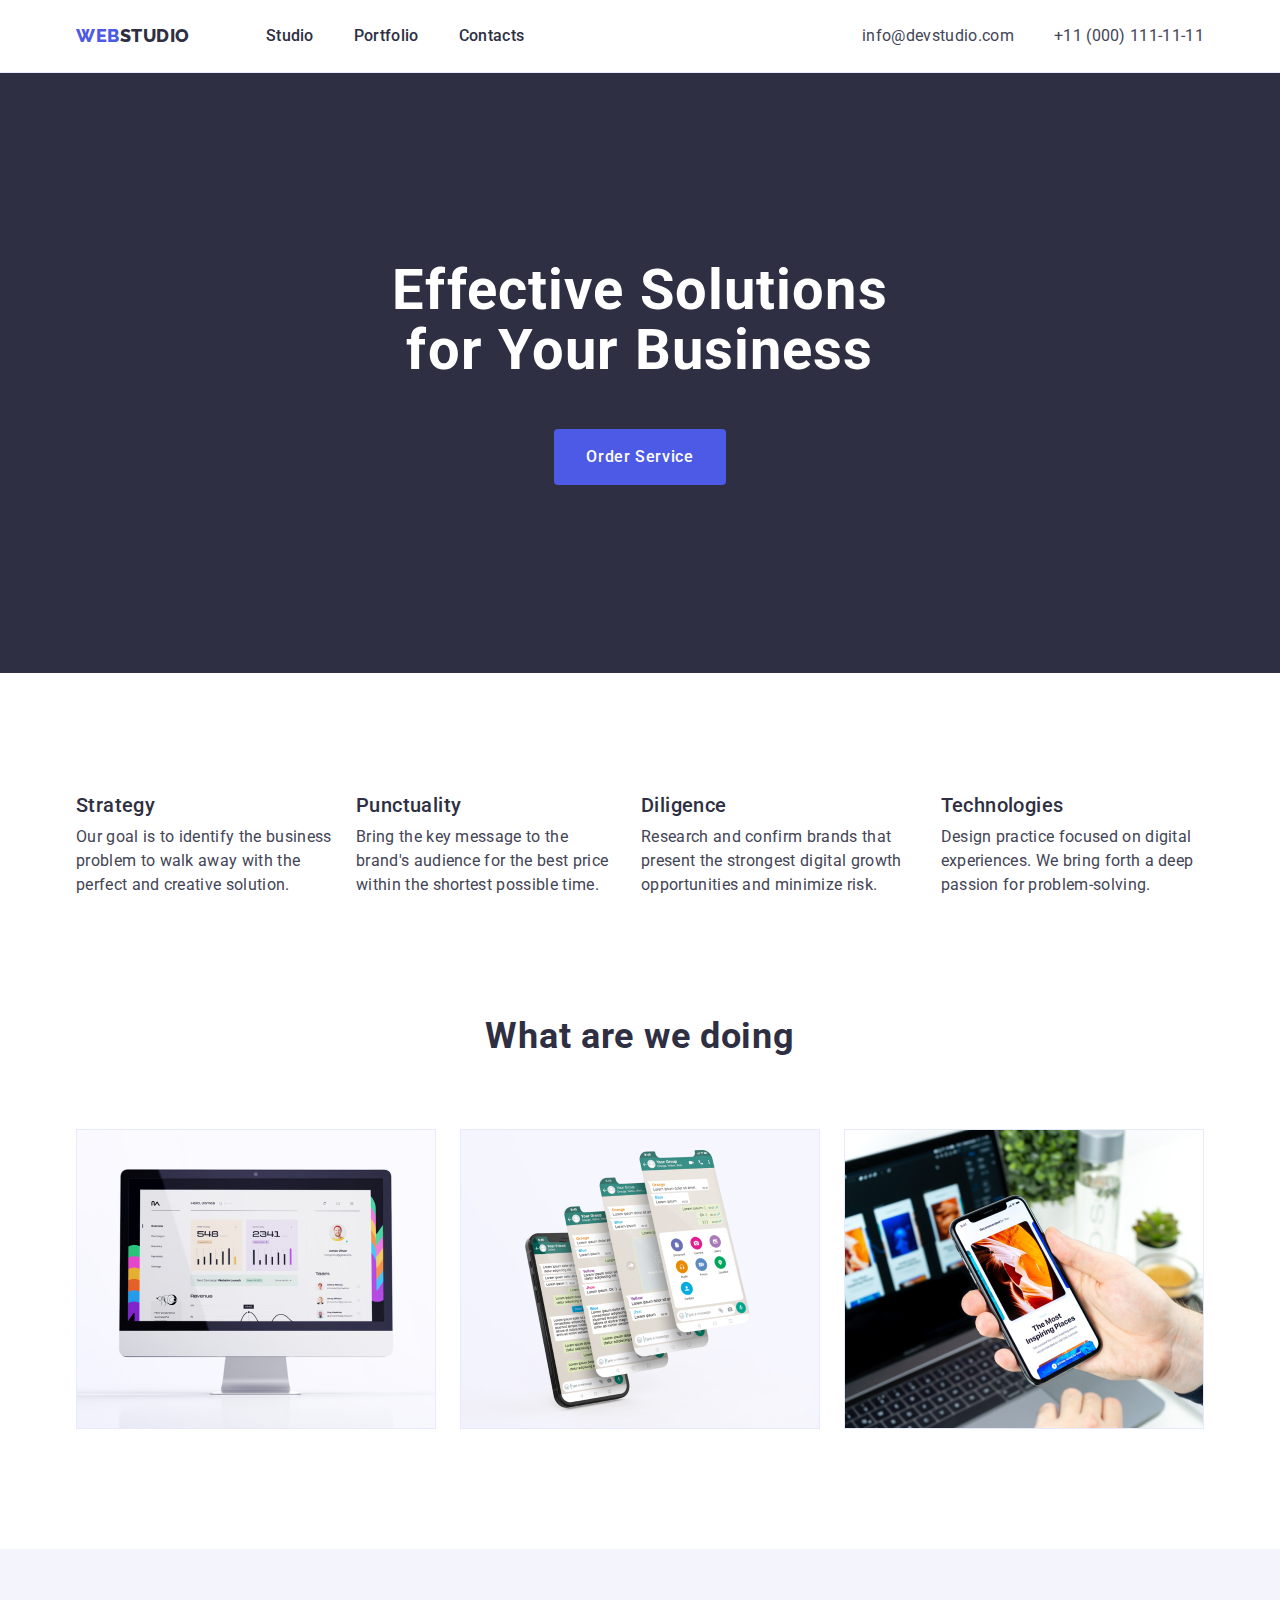
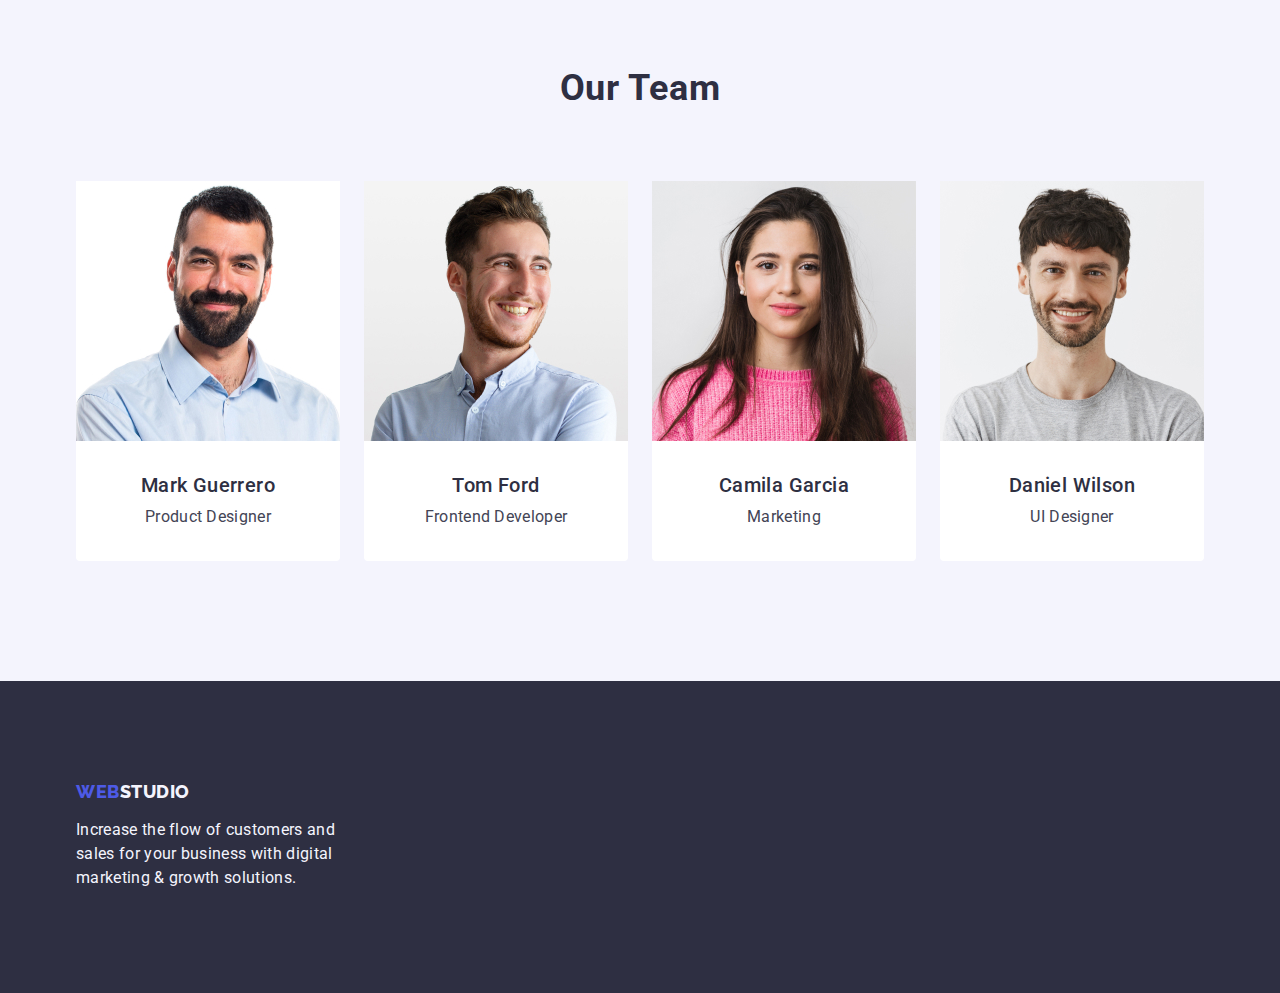
<file: index.html>
<!DOCTYPE html>
<html lang="en">
<head>
    <meta charset="UTF-8">
    <meta http-equiv="X-UA-Compatible" content="IE=edge">
    <meta name="viewport" content="width=device-width, initial-scale=1.0">
    <title>Document</title>
    <link rel="preconnect" href="https://fonts.googleapis.com">
    <link rel="preconnect" href="https://fonts.gstatic.com" crossorigin>
    <link href="https://fonts.googleapis.com/css2?family=Raleway:wght@800&family=Roboto:wght@400;500;700;900&display=swap" rel="stylesheet">
    <link rel="stylesheet" href="https://cdnjs.cloudflare.com/ajax/libs/modern-normalize/1.1.0/modern-normalize.min.css">
    <link rel="stylesheet" href="./css/styles.css">
</head>
<body>
    
    <header class="main-header">

        <div class="container main-nav">
        
            <nav class="main-nav">

                <a href="./index.html" class="logo header link">Web<span class="accent">Studio</span></a>

                <ul class="site-nav list">
                    <li class="item"><a href="./index.html" class="link">Studio</a></li>
                    <li class="item"><a href="./portfolio.html" class="link">Portfolio</a></li>
                    <li class="item"><a href="" class="link">Contacts</a></li>
                </ul>

            </nav>
            
            <address class="contacts">
                <ul class="list">
                    <li class="item"><a href="mailto:info@devstudio.com" class="contact link">info@devstudio.com</a></li>
                    <li class="item"><a href="tel:+110001111111" class="contact link">+11 (000) 111-11-11</a></li>  
                </ul>                      
            </address>  
        
        </div>
        
    </header>

    <main>
        
        <section class="hero">
            <div class="container">
                <h1 class="hero-title">Effective Solutions for Your Business</h1>
                <button type="button" class="button">Order Service</button>
            </div>
        </section>        

        <section class="section features">
            <div class="container">
                <h2 class="section-title" hidden>Our advantages</h2>
                <ul class="feature-list list">
                    <li class="item">
                        <h3 class="title">Strategy</h3>
                        <p class="text">Our goal is to identify the business problem to walk away with the perfect and creative solution.</p>
                    </li>
                
                    <li class="item">
                        <h3 class="title">Punctuality</h3>
                        <p class="text">Bring the key message to the brand's audience for the best price within the shortest possible time.</p>
                    </li>
                
                    <li class="item">
                        <h3 class="title">Diligence</h3>
                        <p class="text">Research and confirm brands that present the strongest digital growth opportunities and minimize risk.</p>
                    </li>
                
                    <li class="item">
                        <h3 class="title">Technologies</h3>
                        <p class="text">Design practice focused on digital experiences. We bring forth a deep passion for problem-solving.</p>
                    </li>
                </ul>
            </div>
        </section>

        <section class="section doing">
            <div class="container">
                <h2 class="section-title">What are we doing</h2>
                <ul class="doing-list list">
                    <li class="item">
                        <img 
                        src="./images/img1.jpg" 
                        alt="Computer screen showing statistics"
                        width="360"
                        >
                    </li>

                    <li class="item">
                        <img 
                        src="./images/img2.jpg" 
                        alt="Smartphone with messenger on the screen"
                        width="360"
                        >
                    </li>

                    <li class="item">
                        <img 
                        src="./images/img3.jpg" 
                        alt="Smartphone in the hands of a peerson with a picture on the screen"
                        width="360"
                        >
                    </li>
                </ul> 
            </div>       
        </section>

        <section class="section team">
            <div class="container">
                <h2 class="section-title">Our Team</h2>
                <ul class="team-list list">
                    <li class="item">
                        <img 
                            src="./images/mark-guerrero.jpg" 
                            alt="photo portrait of Mark Guerrero"
                            width="264"                    
                        >
                        <div class="worker-card">
                            <h3 class="title">Mark Guerrero</h3>
                            <p class="text">Product Designer</p> 
                        </div>                   
                    </li>

                    <li class="item">
                        <img 
                            src="./images/tom-ford.jpg" 
                            alt="photo portrait of Tom Ford"
                            width="264"                    
                        >
                        <div class="worker-card">
                            <h3 class="title">Tom Ford</h3>
                            <p class="text">Frontend Developer</p>
                        </div>                    
                    </li>
                    
                    <li class="item">
                        <img 
                            src="./images/camila-garcia.jpg" 
                            alt="photo portrait of Camila Garcia"
                            width="264"                    
                        >
                        <div class="worker-card">
                            <h3 class="title">Camila Garcia</h3>
                            <p class="text">Marketing</p>
                        </div>                    
                    </li>

                    <li class="item">
                        <img 
                            src="./images/daniel-willson.jpg" 
                            alt="photo portrait of Daniel Wilson"
                            width="264"                    
                        >
                        <div class="worker-card">
                            <h3 class="title">Daniel Wilson</h3>
                            <p class="text">UI Designer</p> 
                        </div>                   
                    </li>
                </ul>
            </div>
        </section>

    </main>

    <footer class="footer">

        <div class="container">

            <a href="./index.html" class="logo footer link">Web<span class="accent">Studio</span></a>
            
            <p class="text footer">Increase the flow of customers and sales for your business with digital marketing & growth solutions.</p>

        </div>
    </footer>

</body>
</html>
</file>
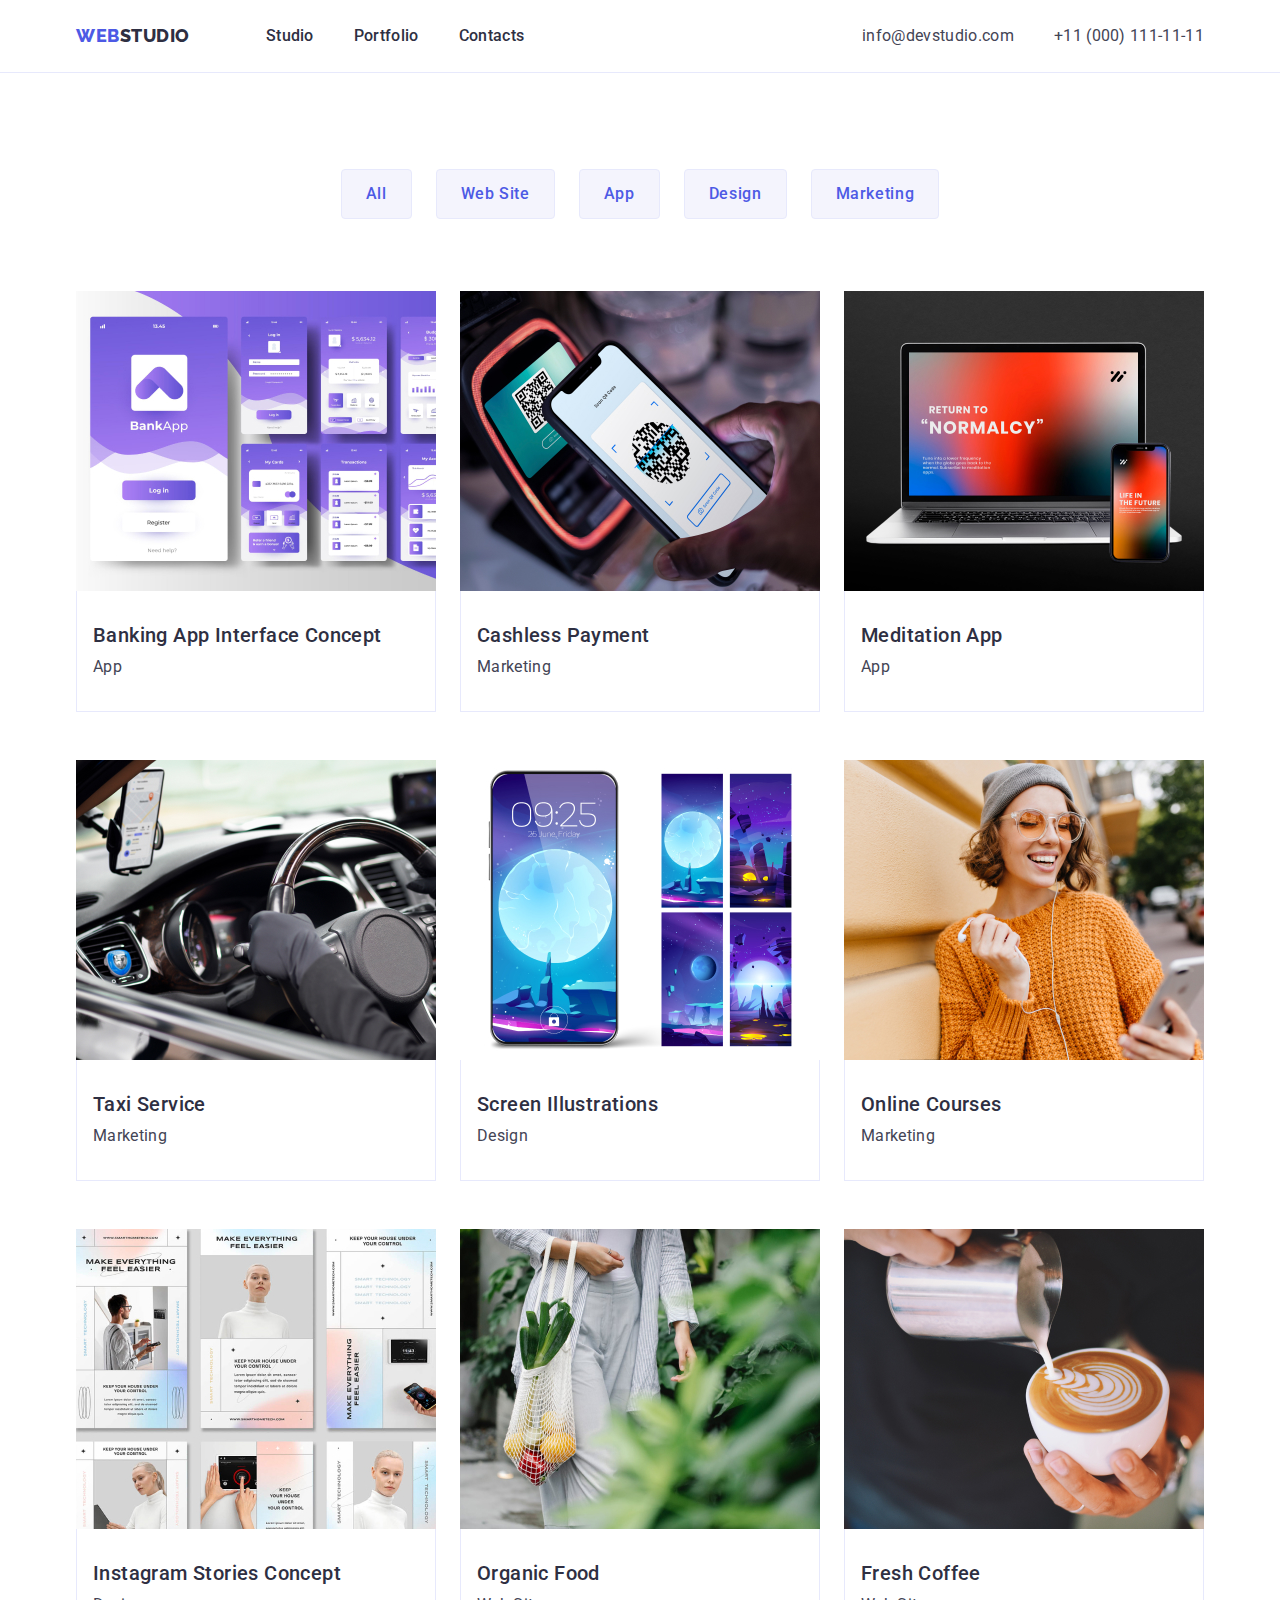
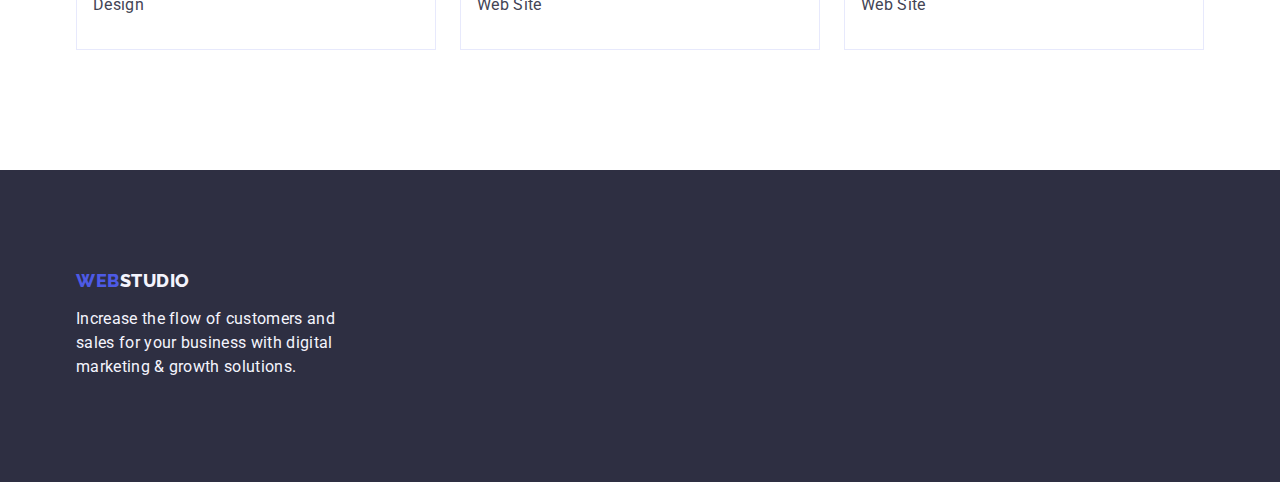
<file: portfolio.html>
<!DOCTYPE html>
<html lang="en">
<head>
    <meta charset="UTF-8">
    <meta http-equiv="X-UA-Compatible" content="IE=edge">
    <meta name="viewport" content="width=device-width, initial-scale=1.0">
    <title>Portfolio</title>
    <link rel="preconnect" href="https://fonts.googleapis.com">
    <link rel="preconnect" href="https://fonts.gstatic.com" crossorigin>
    <link href="https://fonts.googleapis.com/css2?family=Raleway:wght@800&family=Roboto:wght@400;500;700;900&display=swap" rel="stylesheet">
    <link rel="stylesheet" href="https://cdnjs.cloudflare.com/ajax/libs/modern-normalize/1.1.0/modern-normalize.min.css">
    <link rel="stylesheet" href="./css/styles.css">
</head>
<body>

    <header class="main-header">
        
        <div class="container main-nav">

            <nav class="main-nav">

                <a href="./index.html" class="logo header link">Web<span class="accent">Studio</span></a>

                <ul class="site-nav list">
                    <li class="item"><a href="./index.html" class="link">Studio</a></li>
                    <li class="item"><a href="./portfolio.html" class="link">Portfolio</a></li>
                    <li class="item"><a href="" class="link">Contacts</a></li>
                </ul>

            </nav>
            
            <address class="contacts">
                <ul class="list">
                    <li class="item"><a href="mailto:info@devstudio.com" class="contact link">info@devstudio.com</a></li>
                    <li class="item"><a href="tel:+110001111111" class="contact link">+11 (000) 111-11-11</a></li>  
                </ul>                      
            </address>   
        
        </div>
        
    </header>

    <main>

        <section class="section gallery">
            <div class="container">
                <h1 class="section-title" hidden>Parametr selection</h1>
                <ul class="buttons-list list">
                    <li class="item">           
                        <button type="button" class="button">All</button>
                    </li>

                    <li class="item">           
                        <button type="button" class="button">Web Site</button>
                    </li>

                    <li class="item">           
                        <button type="button" class="button">App</button>
                    </li>

                    <li class="item">           
                        <button type="button" class="button">Design</button>
                    </li>

                    <li class="item">           
                        <button type="button" class="button">Marketing</button>
                    </li>
                </ul>

                <ul class="photo-list list">
                    <li class="item">
                        <a href="" class="link">
                        <img 
                            src="./images/BankingAppInterfaceConcept.jpg" 
                            alt="Banking app Interface screenshots"
                            width="360"                    
                        >
                        <div class="category">
                            <h2 class="title">Banking App Interface Concept</h2>
                            <p class="text">App</p>
                        </div>  
                        </a>
                    </li>

                    <li class="item">
                        <a href="" class="link">
                        <img 
                            src="./images/CashlessPayment.jpg" 
                            alt="Payment by phone"
                            width="360"                    
                        >
                        <div class="category">
                            <h2 class="title">Cashless Payment</h2>
                            <p class="text">Marketing</p>
                        </div> 
                        </a> 
                    </li>

                    <li class="item">
                        <a href="" class="link">
                        <img 
                            src="./images/MeditationApp.jpg" 
                            alt="Meditation app on laptop and phone screen"
                            width="360"                    
                        >
                        <div class="category">
                            <h2 class="title">Meditation App</h2>
                            <p class="text">App</p>
                        </div> 
                        </a>
                    </li>

                    <li class="item">
                        <a href="" class="link">
                        <img 
                            src="./images/TaxiService.jpg" 
                            alt="Taxi steering wheel"
                            width="360"                    
                        >
                        <div class="category">
                            <h2 class="title">Taxi Service</h2>
                            <p class="text">Marketing</p>
                        </div>
                        </a>  
                    </li>

                    <li class="item">
                        <a href="" class="link">
                        <img 
                            src="./images/ScreenIllustrations.jpg" 
                            alt="Phone screen Illustrations"
                            width="360"                    
                        >
                        <div class="category">
                            <h2 class="title">Screen Illustrations</h2>
                            <p class="text">Design</p> 
                        </div> 
                        </a>
                    </li>

                    <li class="item">
                        <a href="" class="link">
                        <img 
                            src="./images/OnlineCourses.jpg" 
                            alt="Smiling girl in headphones looking at the phone"
                            width="360"                    
                        >
                        <div class="category">
                            <h2 class="title">Online Courses</h2>
                            <p class="text">Marketing</p> 
                        </div> 
                        </a>
                    </li>

                    <li class="item">
                        <a href="" class="link">
                        <img 
                            src="./images/InstagramStoriesConcept.jpg" 
                            alt="screenshots of Instagram stories"
                            width="360"                    
                        >
                        <div class="category">
                            <h2 class="title">Instagram Stories Concept</h2>
                            <p class="text">Design</p>
                        </div>  
                        </a>
                    </li>

                    <li class="item">
                        <a href="" class="link">
                        <img 
                            src="./images/OrganicFood.jpg" 
                            alt="Vegetables and fruits in an ecological grid"
                            width="360"                    
                        >
                        <div class="category">
                            <h2 class="title">Organic Food</h2>
                            <p class="text">Web Site</p> 
                        </div> 
                        </a>
                    </li>

                    <li class="item">
                        <a href="" class="link">
                        <img 
                            src="./images/FreshCoffee.jpg" 
                            alt="Barista makes pattern with milk foam on coffee"
                            width="360"                    
                        >
                        <div class="category">
                            <h2 class="title">Fresh Coffee</h2>
                            <p class="text">Web Site</p> 
                        </div>
                        </a> 
                    </li>
                </ul>
            </div>
        </section>

    </main>
    
    <footer class="footer">

        <div class="container">

            <a href="./index.html" class="logo footer link">Web<span class="accent">Studio</span></a>
            
            <p class="text footer">Increase the flow of customers and sales for your business with digital marketing & growth solutions.</p>

        </div>

    </footer>

</body>
</html>
</file>
<file: css/styles.css>
:root {
    --primary-text-color: #434455;
    --title-text-color: #2E2F42;
    --accent-color: #4D5AE5;
    --primary-white-color: #ffffff;
    --light-text-color: #F4F4FD;
    --secondary-accent-color: #404BBF;
    --border-color: #e7e9fc;
}

html {
    box-sizing: border-box;
}

*,
*::before,
*::after {
    box-sizing: inherit;
}

body {
    color: var(--primary-text-color);
    background-color: var(--primary-white-color);

    font-family: "Roboto", sans-serif;
} 

.list {
    padding: 0;
    margin: 0;
    list-style: none;
}

img {
    display: block;
}

.main-header {
    border-bottom: 1px solid var(--border-color);
}

/* logo */

.logo {
    color: var(--accent-color);

    font-family: "Raleway", sans-serif;
    font-weight: 800;
    font-size: 18px;
    line-height: 1.17;
    letter-spacing: 0.03em;
    text-transform: uppercase;
    text-decoration: none;
}

.logo .accent {
    color: var(--title-text-color);
}

.logo.header {
    margin-right: 76px;

    color: var(--accent-color);
}

.logo.footer {
    color: var(--accent-color);
}

.logo.footer .accent {
    color: var(--light-text-color);
}

/* navigation */

.main-nav {
    display: flex;
    align-items: center;
}

.site-nav {
    display: flex;
    gap: 40px;
}

/* .site-nav .item + .item {
    margin-left: 40px;
} */

.site-nav .link { 
    display: block;
    padding-top: 24px;
    padding-bottom: 24px;

    color: var(--title-text-color);

    font-weight: 500;
    font-size: 16px;
    line-height: 1.5;
    letter-spacing: 0.02em;
    text-decoration: none;
}

.site-nav .link:hover,
.site-nav .link:focus {
    color: var(--secondary-accent-color);
}

.link {
    text-decoration: none;
}

/* contacts */

.contacts {
    font-style: normal;
    margin-left: auto;
}

.contacts .list {
    display: flex;
    gap: 40px;
}

/* .contacts .list .item + .item {
    margin-left: 40px;
} */

.contact {
    color: var(--primary-text-color);

    font-size: 16px;
    line-height: 1.5;
    letter-spacing: 0.02em;
    text-decoration: none;
}

.contact:hover,
.contact:focus {
    color: var(--secondary-accent-color);
}

/* hero */

.hero {
    padding: 188px 0;
    height: 600px;

    background-color: var(--title-text-color);
    text-align: center;
}

.hero-title {
    padding-bottom: 48px;
    margin: auto;
    max-width: 496px;

    color: var(--primary-white-color);

    font-weight: 700;
    font-size: 56px;
    line-height: 1.07;    
    letter-spacing: 0.02em;  
} 

.hero .button {
    display: block;
    margin: auto;
    min-width: 169px;
    height: 56px;
    border: none;
}

.button {
    display: block;
    margin: auto;
    padding: 16px 32px;
    border-radius: 4px;
   

    color: var(--primary-white-color);
    background-color: var(--accent-color);

    font-family: inherit;
    font-weight: 500;
    font-size: 16px;
    line-height: 1.5;
    display: flex;
    align-items: center;
    letter-spacing: 0.04em;

    cursor: pointer;
}

.hero .button:hover,
.hero .button:focus {
    color: var(--primary-white-color);
    background-color: var(--secondary-accent-color);
}

.section-title {
    /* padding-bottom: 72px; */
    /* padding-top: 120px; */
    margin: 0;

    color: var(--title-text-color);

    font-weight: 700;
    font-size: 36px;
    line-height: 1.11;
    text-align: center;
    letter-spacing: 0.02em;
}

.section.features {
    /* margin-top: 120px; */
    padding: 120px 0;
}

.feature-list {
    display: flex;
    gap: 24px;
}

.feature-list .item {
    width: calc((100%-72px)/4);
    /* margin: 12px; */
}

.feature-list .title {
    color: var(--title-text-color);

    font-weight: 500;
    font-size: 20px;
    line-height: 24px;
}

.feature-list .item .text {
    margin-bottom: 0;
}

.container {
    width: 1158px;
    margin-left: auto;
    margin-right: auto;
    padding: 0 15px;
}

.title {
    margin-top: 0;
    margin-bottom: 8px;

    color: var(--title-text-color);

    font-weight: 500;
    font-size: 20px;
    line-height: 1.2;
    letter-spacing: 0.02em;
}

.section.doing {
    padding-bottom: 120px;
    padding-top: 0;
}

.doing .section-title {
    margin-bottom: 72px;
    padding-bottom: 0;
}

.doing-list {
    display: flex;
    gap: 24px;
}

.doing-list .item {
    width: calc((100%-48px)/3);
    /* margin-bottom: 120px; */
}

.team-list {
    display: flex;
    gap: 24px;
}

.team-list .item {
    width: calc((100%-72px)/4);
    border-radius: 0px 0px 4px 4px;
}

.team-list .title {
    text-align: center;
    margin-bottom: 8px;
}

.team-list .text {
    text-align: center;
    margin-bottom: 0;
}

.section.team {
    padding: 120px 0;

    background-color: var(--light-text-color);
}

.team .section-title {
    margin-bottom: 72px;
}

.worker-card {
    padding: 32px 16px;
}

.item {
    background-color: var(--primary-white-color);
}

.text {
    margin-top: 0;

    color: var(--primary-text-color);

    font-size: 16px;
    line-height: 1.5;
    letter-spacing: 0.02em;
}

.text.footer {
    width: 264px;
    margin-bottom: 0;

    color: var(--light-text-color);
}

footer {
    padding: 100px 0;
    height: 312px;

    background-color: var(--title-text-color);
}

.footer.link {
    display: inline-block;
    margin-bottom: 16px;
}

.buttons-list {
    display: flex;
    margin: auto;
    justify-content: center;
    gap: 24px;
    margin-bottom: 72px;
}

.buttons-list .button {
    display: inline-block;
    padding: 12px 24px;


    color: var(--accent-color);
    background-color: var(--light-text-color);
    border: 1px solid var(--border-color);
}

.buttons-list .button:hover,
.buttons-list .button:focus {
    color: var(--primary-white-color);
    background-color: var(--secondary-accent-color);
    border: 1px solid transparent;
}

.photo-list {
    display: flex;
    flex-wrap: wrap;
    width: 1128px;
    margin-left: auto;
    margin-right: auto;
}

.photo-list .item {
    width: 360px;
    margin-right: 24px;
    margin-bottom: 48px;
}

.photo-list .item:nth-child(3n) {
    margin-right: 0;
}

.photo-list .item:nth-last-child(-n+3) {
    margin-bottom: 0;
}

.photo-list .item .text {
    margin-bottom: 0;
}

.section.gallery {
    padding: 96px 0 120px;
}

.category {
    padding: 32px 16px;
    border: 1px solid var(--border-color);
    border-top: none;
}

.section {
    padding: 120px 0;
}
</file>
